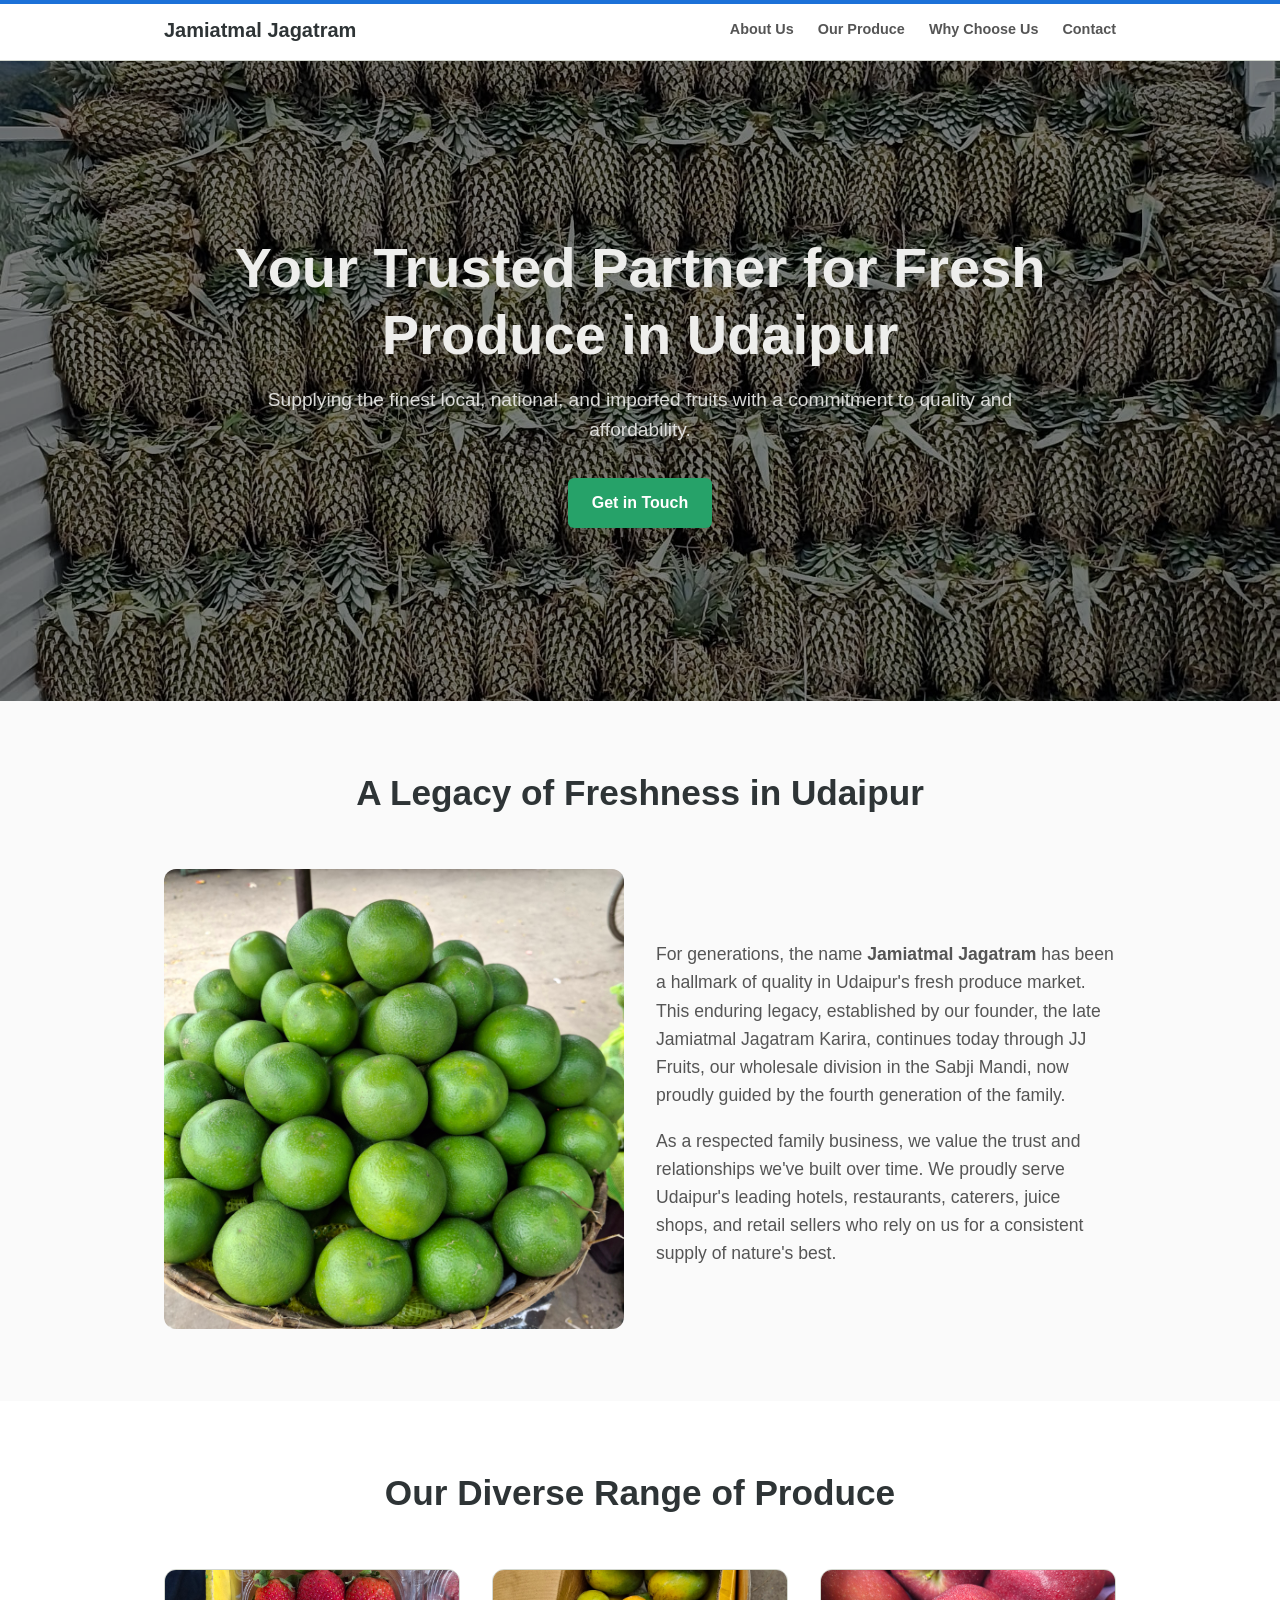
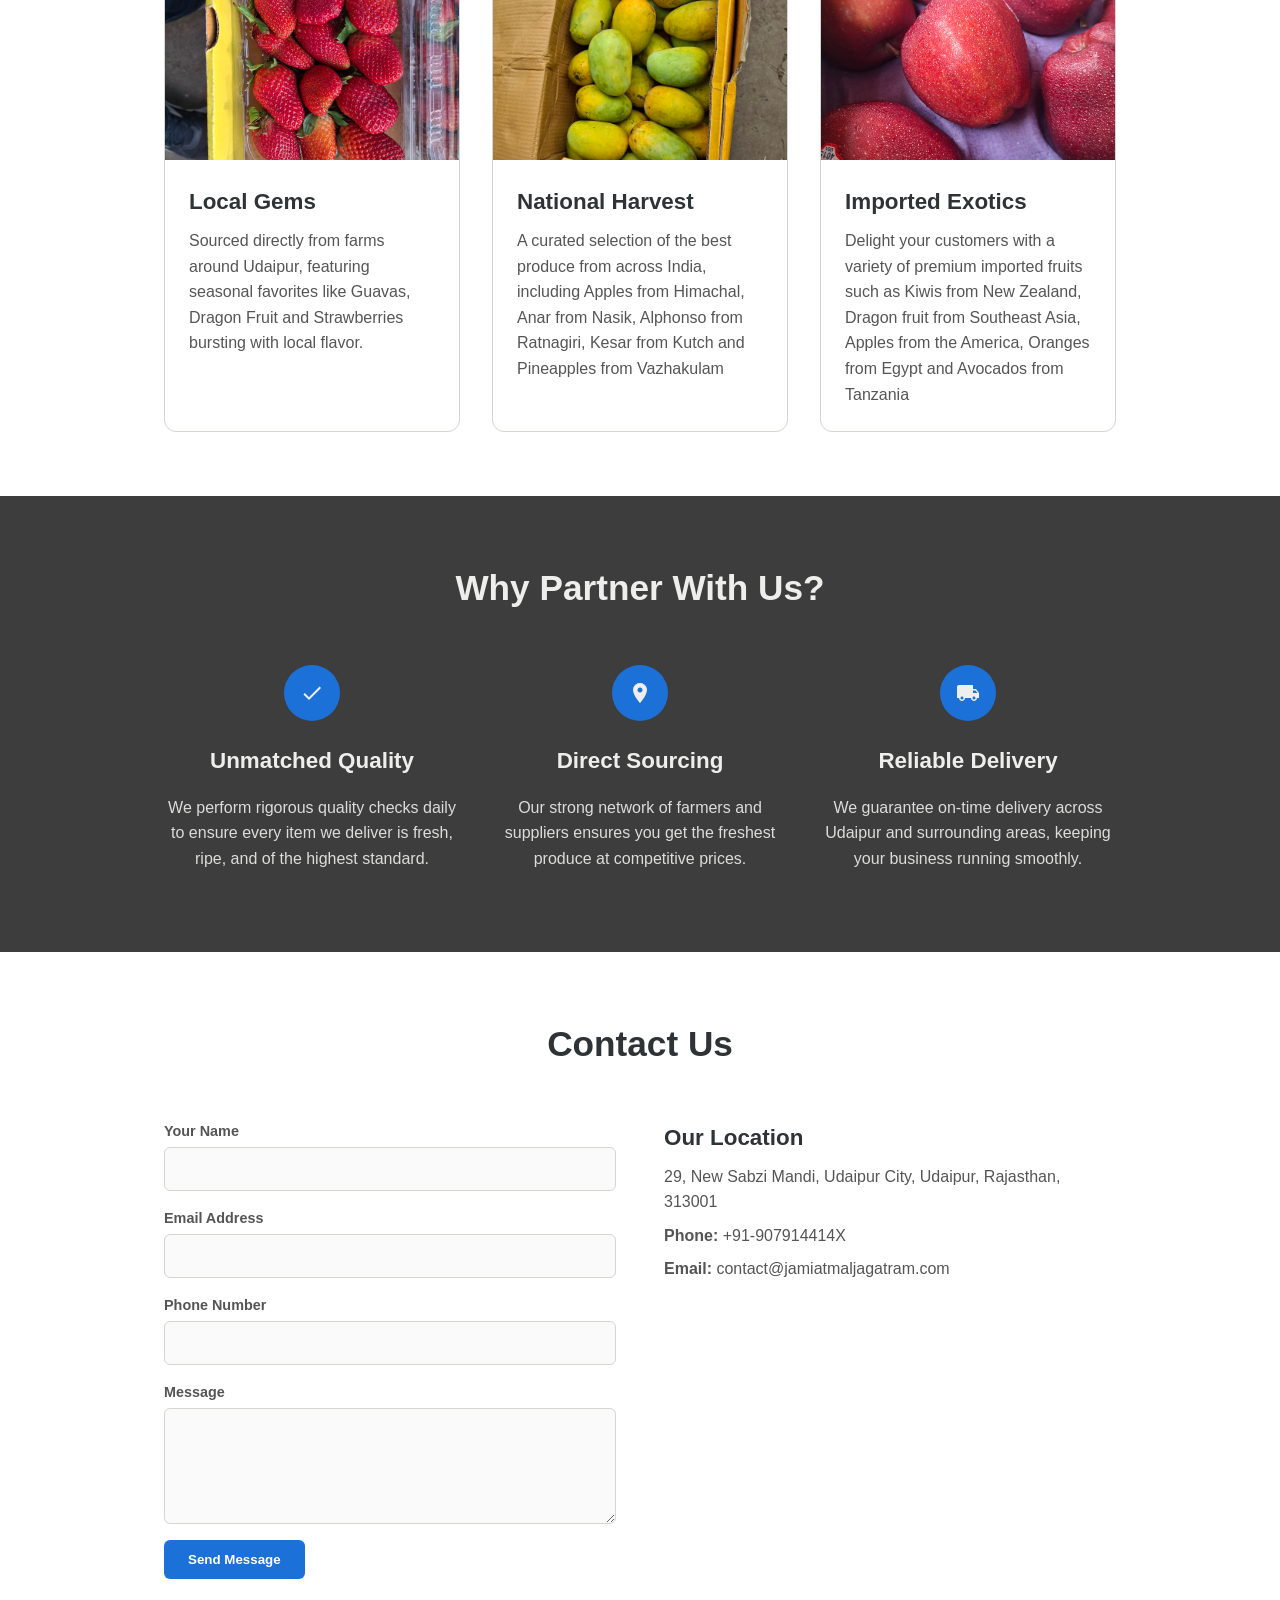
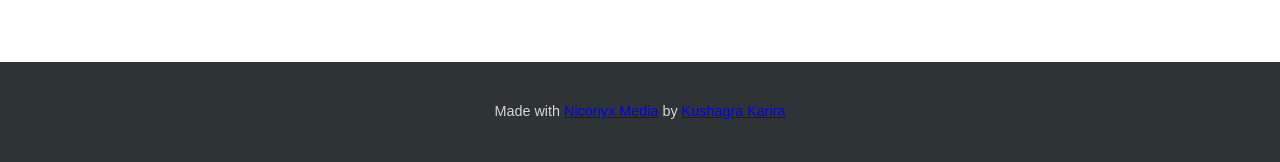
<file: index.html>
<!DOCTYPE html>
<html lang="en" data-theme="light">
<head>
    <meta charset="UTF-8">
    <meta name="viewport" content="width=device-width, initial-scale=1.0">
    <title>Jamiatmal Jagatram - Premier Fruit Wholesaler</title>
    
    <!-- SEO Meta Description -->
    <meta name="description" content="Jamiatmal Jagatram is a leading fruit wholesaler in Udaipur, Rajasthan, supplying fresh local, national, and imported produce to businesses.">

    <!-- PWA Manifest and Theme Color -->
    <link rel="manifest" href="manifest.json">
    <meta name="theme-color" content="#3d3d3d" media="(prefers-color-scheme: dark)">
    <meta name="theme-color" content="#ffffff" media="(prefers-color-scheme: light)">


    <style>
        :root {
            /* Light Theme Colors */
            --bg-color: #fafafa;
            --card-bg-color: #ffffff;
            --text-color: #2e3436;
            --text-secondary-color: #555;
            --accent-color: #1c71d8;
            --accent-hover-color: #1a66c0;
            --header-bg-color: #ffffff;
            --border-color: #d3d7cf;
        }

        [data-theme="dark"] {
            /* Dark Theme Colors */
            --bg-color: #242424;
            --card-bg-color: #3d3d3d;
            --text-color: #eeeeec;
            --text-secondary-color: #bababa;
            --accent-color: #78aeed;
            --accent-hover-color: #8cbcf0;
            --header-bg-color: #303030;
            --border-color: #555;
        }

        :root {
            /* Shared Colors */
            --success-color: #26a269;
            --dark-section-bg: #3d3d3d;
            --dark-section-text: #eeeeec;
            --font-family: 'Cantarell', -apple-system, BlinkMacSystemFont, "Segoe UI", Roboto, Helvetica, Arial, sans-serif;
        }

        /* EXPERIMENTAL: Scroll-Driven Animation */
        @keyframes scroll-progress {
          from { transform: scaleX(0); }
          to { transform: scaleX(1); }
        }

        html { scroll-behavior: smooth; }
        body { margin: 0; font-family: var(--font-family); background-color: var(--bg-color); color: var(--text-color); line-height: 1.6; transition: background-color 0.3s, color 0.3s; }
        
        #scroll-progress {
            position: fixed;
            top: 0;
            left: 0;
            width: 100%;
            height: 4px;
            background-color: var(--accent-color);
            transform-origin: 0 50%;
            animation: scroll-progress auto linear;
            animation-timeline: scroll(root block);
            z-index: 200;
        }

        .container { width: 100%; max-width: 1000px; margin-inline: auto; padding-inline: 24px; box-sizing: border-box; }
        
        .header-bar { 
            background-color: var(--header-bg-color); 
            border-bottom: 1px solid var(--border-color); 
            position: sticky; 
            top: 0; 
            z-index: 100; 
            transition: background-color 0.3s, border-color 0.3s; 

            /* EXPERIMENTAL: CSS Nesting */
            nav {
                display: flex;
                justify-content: space-between;
                align-items: center;
                height: 60px;
            }
            .logo {
                font-size: 1.25rem;
                font-weight: 700;
                color: var(--text-color);
                text-decoration: none;
            }
            .nav-links {
                display: none;
                a {
                    color: var(--text-secondary-color);
                    text-decoration: none;
                    font-weight: 700;
                    font-size: 0.9rem;
                    margin-inline-start: 24px;
                    transition: color 0.2s ease;
                    &:hover {
                        color: var(--accent-color);
                    }
                }
            }
        }
        
        #mobile-menu-button { 
            display: block; 
            background: none; 
            border: none; 
            cursor: pointer; 
            padding: 8px; 
            border-radius: 6px; 
            color: var(--text-secondary-color);
            &:hover {
                background-color: rgba(128,128,128,0.1);
            }
        }
        
        /* EXPERIMENTAL: Popover API Styling */
        #mobile-menu {
            background-color: var(--header-bg-color);
            border: 1px solid var(--border-color);
            border-radius: 8px;
            margin: 0;
            padding: 8px 0;
            width: 200px;
            a {
                display: block;
                padding: 12px 24px;
                text-decoration: none;
                color: var(--text-color);
                font-weight: 700;
                &:hover {
                    background-color: rgba(128,128,128,0.1);
                }
            }
        }
        #mobile-menu::backdrop {
            background-color: rgba(0, 0, 0, 0.4);
            backdrop-filter: blur(2px);
        }

        .header-controls { display: flex; align-items: center; gap: 8px; }
        
        .hero-section { 
            position: relative; 
            color: var(--dark-section-text); 
            padding: 80px 0; 
            text-align: center; 
            display: flex; 
            align-items: center; 
            justify-content: center; 
            min-height: 400px;
            &::before {
                content: '';
                position: absolute;
                inset: 0;
                background-color: rgba(0,0,0,0.5);
                z-index: 2;
            }
            .container {
                position: relative;
                z-index: 3;
            }
            h1 {
                font-size: 2.8rem;
                font-weight: 700;
                line-height: 1.2;
                margin: 0 0 16px;
            }
            p {
                font-size: 1.2rem;
                margin: 0 auto 32px;
                max-width: 48rem;
                opacity: 0.9;
            }
        }
        .hero-bg-image { position: absolute; inset: 0; width: 100%; height: 100%; object-fit: cover; z-index: 1; }

        .button { 
            display: inline-block; 
            background-color: var(--accent-color); 
            color: var(--white, #fff); 
            font-weight: 700; 
            padding: 12px 24px; 
            border-radius: 6px; 
            text-decoration: none; 
            border: none; 
            cursor: pointer; 
            transition: background-color 0.2s ease;
            &:hover {
                background-color: var(--accent-hover-color);
            }
            &.suggested-action {
                background-color: var(--success-color);
                &:hover {
                    background-color: #208051;
                }
            }
        }
        [data-theme="dark"] .button { color: #2e3436; }
        
        section { padding: 64px 0; }
        section:nth-of-type(odd) { background-color: var(--card-bg-color); }
        section h2 { font-size: 2.2rem; font-weight: 700; margin: 0 0 48px; text-align: center; }
        .grid { display: grid; gap: 32px; }
        
        #about {
            .grid { align-items: center; }
            img { width: 100%; height: auto; border-radius: 12px; }
            p { color: var(--text-secondary-color); margin-bottom: 1rem; font-size: 1.1rem; }
        }
        
        .produce-card { 
            background-color: var(--card-bg-color); 
            border-radius: 12px; 
            border: 1px solid var(--border-color); 
            overflow: hidden; 
            transition: box-shadow 0.2s ease, transform 0.2s ease, background-color 0.3s, border-color 0.3s;
            &:hover {
                transform: translateY(-4px);
                box-shadow: 0 8px 16px rgba(0,0,0,0.1);
            }
            img {
                width: 100%;
                height: 190px;
                object-fit: cover;
                display: block;
            }
            .produce-card-content {
                padding: 24px;
                h3 {
                    font-size: 1.4rem;
                    font-weight: 700;
                    margin: 0 0 8px;
                }
                p {
                    color: var(--text-secondary-color);
                    margin: 0;
                }
            }
        }
        
        #why-us { 
            background-color: var(--dark-section-bg); 
            color: var(--dark-section-text);
            .icon-container {
                height: 56px;
                width: 56px;
                border-radius: 50%;
                background-color: var(--accent-color);
                color: var(--dark-section-text);
                display: flex;
                align-items: center;
                justify-content: center;
                margin: 0 auto 16px;
            }
            h3 {
                font-size: 1.4rem;
                font-weight: 700;
                margin-bottom: 8px;
            }
            p { opacity: 0.9; }
        }
        
        #contact {
            .grid { gap: 48px; }
            form {
                display: flex;
                flex-direction: column;
                gap: 16px;
            }
            label {
                display: block;
                font-size: 0.9rem;
                font-weight: 700;
                color: var(--text-secondary-color);
                margin-bottom: 4px;
            }
            input, textarea {
                display: block;
                width: 100%;
                padding: 12px;
                border: 1px solid var(--border-color);
                border-radius: 6px;
                box-sizing: border-box;
                background-color: var(--bg-color);
                color: var(--text-color);
                font-family: var(--font-family);
                font-size: 1rem;
                &:focus {
                    outline: none;
                    border-color: var(--accent-color);
                    box-shadow: 0 0 0 2px rgba(53, 132, 228, 0.5);
                }
            }
            .contact-info {
                h3 {
                    font-size: 1.4rem;
                    font-weight: 700;
                    margin: 0 0 8px;
                }
                p {
                    margin: 0 0 8px;
                    color: var(--text-secondary-color);
                }
            }
            iframe {
                border-radius: 12px;
                border: 1px solid var(--border-color);
            }
        }
        
        footer { background-color: #2e3436; color: #d3d7cf; text-align: center; padding: 24px 0; font-size: 0.9rem; }
        
        @media (min-width: 768px) {
            #mobile-menu-button { display: none; }
            .header-bar .nav-links { display: flex; }
            .hero-section { padding: 120px 0; }
            .hero-section h1 { font-size: 3.5rem; }
            .grid-md-2 { grid-template-columns: repeat(2, 1fr); }
            .grid-md-3 { grid-template-columns: repeat(3, 1fr); }
        }
    </style>
</head>
<body>
    <div id="scroll-progress"></div>
    <!-- Header Bar -->
    <header class="header-bar">
        <nav class="container">
            <a href="#" class="logo">Jamiatmal Jagatram</a>
            <div class="header-controls">
                <div class="nav-links">
                    <a href="#about">About Us</a>
                    <a href="#produce">Our Produce</a>
                    <a href="#why-us">Why Choose Us</a>
                    <a href="#contact">Contact</a>
                </div>
                <button id="mobile-menu-button" popovertarget="mobile-menu" aria-label="Open Menu">
                    <svg viewBox="0 0 24 24" fill="currentColor" style="width:24px;height:24px;"><path d="M3 18h18v-2H3v2zm0-5h18v-2H3v2zm0-7v2h18V6H3z"/></svg>
                </button>
            </div>
        </nav>
        <!-- EXPERIMENTAL: Popover API Menu -->
        <div id="mobile-menu" popover>
            <a href="#about">About Us</a>
            <a href="#produce">Our Produce</a>
            <a href="#why-us">Why Choose Us</a>
            <a href="#contact">Contact</a>
        </div>
    </header>

    <!-- Hero Section -->
    <section class="hero-section">
        <img src="Pineapple.jpg" alt="A close-up of a ripe pineapple, symbolizing fresh tropical produce." class="hero-bg-image" fetchpriority="high">
        <div class="container">
            <h1>Your Trusted Partner for Fresh Produce in Udaipur</h1>
            <p>Supplying the finest local, national, and imported fruits with a commitment to quality and affordability.</p>
            <a href="#contact" class="button suggested-action">Get in Touch</a>
        </div>
    </section>

    <!-- About Us Section -->
    <section id="about">
        <div class="container">
            <h2>A Legacy of Freshness in Udaipur</h2>
            <div class="grid grid-md-2">
                <div>
                    <img loading="lazy" src="Mosambi.jpg" alt="A bustling and clean fruit stall at the Udaipur Sabzi Mandi.">
                </div>
                <div>
                    <p>
                        For generations, the name <strong>Jamiatmal Jagatram</strong> has been a hallmark of quality in Udaipur's fresh produce market. This enduring legacy, established by our founder, the late Jamiatmal Jagatram Karira, continues today through JJ Fruits, our wholesale division in the Sabji Mandi, now proudly guided by the fourth generation of the family.
                    </p>
                    <p>
                        As a respected family business, we value the trust and relationships we've built over time. We proudly serve Udaipur's leading hotels, restaurants, caterers, juice shops, and retail sellers who rely on us for a consistent supply of nature's best.
                    </p>
                </div>
            </div>
        </div>
    </section>

    <!-- Our Produce Section -->
    <section id="produce">
        <div class="container">
            <h2>Our Diverse Range of Produce</h2>
            <div class="grid grid-md-3">
                <div class="produce-card">
                    <img loading="lazy" src="Strawberry.jpg" alt="A vibrant display of fresh, locally sourced produce from Rajasthan.">
                    <div class="produce-card-content">
                        <h3>Local Gems</h3>
                        <p>Sourced directly from farms around Udaipur, featuring seasonal favorites like Guavas, Dragon Fruit and Strawberries bursting with local flavor.</p>
                    </div>
                </div>
                <div class="produce-card">
                    <img loading="lazy" src="Kesar.jpg" alt="A colorful assortment of fruits sourced from across India, like apples and oranges.">
                    <div class="produce-card-content">
                        <h3>National Harvest</h3>
                        <p>A curated selection of the best produce from across India, including Apples from Himachal, Anar from Nasik, Alphonso from Ratnagiri, Kesar from Kutch and Pineapples from Vazhakulam</p>
                    </div>
                </div>
                <div class="produce-card">
                    <img loading="lazy" src="IMPApples.jpg" alt="Exotic imported fruits including kiwi, dragon fruit, and berries.">
                    <div class="produce-card-content">
                        <h3>Imported Exotics</h3>
                        <p>Delight your customers with a variety of premium imported fruits such as Kiwis from New Zealand, Dragon fruit from Southeast Asia, Apples from the America, Oranges from Egypt and Avocados from Tanzania</p>
                    </div>
                </div>
            </div>
        </div>
    </section>

    <!-- Why Choose Us Section -->
    <section id="why-us">
        <div class="container">
            <h2>Why Partner With Us?</h2>
            <div class="grid grid-md-3" style="text-align: center;">
                <div>
                    <div class="icon-container">
                        <svg viewBox="0 0 24 24" fill="currentColor" style="width:24px;height:24px;"><path d="M9 16.17L4.83 12l-1.42 1.41L9 19 21 7l-1.41-1.41L9 16.17z"/></svg>
                    </div>
                    <h3>Unmatched Quality</h3>
                    <p>We perform rigorous quality checks daily to ensure every item we deliver is fresh, ripe, and of the highest standard.</p>
                </div>
                <div>
                    <div class="icon-container">
                        <svg viewBox="0 0 24 24" fill="currentColor" style="width:24px;height:24px;"><path d="M12 2C8.13 2 5 5.13 5 9c0 5.25 7 13 7 13s7-7.75 7-13c0-3.87-3.13-7-7-7zm0 9.5c-1.38 0-2.5-1.12-2.5-2.5s1.12-2.5 2.5-2.5 2.5 1.12 2.5 2.5-1.12 2.5-2.5 2.5z"/></svg>
                    </div>
                    <h3>Direct Sourcing</h3>
                    <p>Our strong network of farmers and suppliers ensures you get the freshest produce at competitive prices.</p>
                </div>
                <div>
                    <div class="icon-container">
                        <svg viewBox="0 0 24 24" fill="currentColor" style="width:24px;height:24px;"><path d="M20 8h-3V4H3c-1.1 0-2 .9-2 2v11h2c0 1.66 1.34 3 3 3s3-1.34 3-3h6c0 1.66 1.34 3 3 3s3-1.34 3-3h2v-5l-3-4zM6 18.5c-.83 0-1.5-.67-1.5-1.5s.67-1.5 1.5-1.5 1.5.67 1.5 1.5-.67 1.5-1.5 1.5zm13.5-9l1.96 2.5H17V9.5h2.5zM18 18.5c-.83 0-1.5-.67-1.5-1.5s.67-1.5 1.5-1.5 1.5.67 1.5 1.5-.67 1.5-1.5 1.5z"/></svg>
                    </div>
                    <h3>Reliable Delivery</h3>
                    <p>We guarantee on-time delivery across Udaipur and surrounding areas, keeping your business running smoothly.</p>
                </div>
            </div>
        </div>
    </section>

    <!-- Contact Section -->
    <section id="contact">
        <div class="container">
            <h2>Contact Us</h2>
            <div class="grid grid-md-2">
                <div>
                    <form id="contactForm">
                        <div>
                            <label for="name">Your Name</label>
                            <input type="text" id="name" name="name" required>
                        </div>
                        <div>
                            <label for="email">Email Address</label>
                            <input type="email" id="email" name="email" required>
                        </div>
                         <div>
                            <label for="phone">Phone Number</label>
                            <input type="tel" id="phone" name="phone">
                        </div>
                        <div>
                            <label for="message">Message</label>
                            <textarea id="message" name="message" rows="5" required></textarea>
                        </div>
                        <div>
                            <button type="submit" class="button">Send Message</button>
                        </div>
                    </form>
                    <div id="form-message" style="margin-top: 1rem; text-align: center; font-weight: 700;"></div>
                </div>
                <div class="contact-info">
                    <div>
                        <h3>Our Location</h3>
                        <p>29, New Sabzi Mandi, Udaipur City, Udaipur, Rajasthan, 313001</p>
                        <p><strong>Phone:</strong> +91-907914414X</p>
                        <p><strong>Email:</strong> contact@jamiatmaljagatram.com</p>
                    </div>
                    <div>
                        <iframe 
                            title="Location of Jamiatmal Jagatram on Google Maps"
                            src="https://www.google.com/maps/embed?pb=!1m14!1m8!1m3!1d58063.952362349264!2d73.704743!3d24.554765!3m2!1i1024!2i768!4f13.1!3m3!1m2!1s0x3967ef0e0e8c77af%3A0x126e7d7b95505bd6!2sJamiatmal%20Jagatram!5e0!3m2!1sen!2sin!4v1755665333425!5m2!1sen!2sin" 
                            width="100%" 
                            height="300" 
                            style="border:0;" 
                            allowfullscreen="" 
                            loading="lazy" 
                            referrerpolicy="no-referrer-when-downgrade">
                        </iframe>
                    </div>
                </div>
            </div>
        </div>
    </section>

    <!-- Footer -->
    <footer>
        <div class="container">
            <p>Made with <a href="https://Niconyx.com">Niconyx Media</a> by <a href="https://KushagraKarira.com">Kushagra Karira</a></p>
        </div>
    </footer>

    <script>
        // --- Contact Form Submission ---
        const contactForm = document.getElementById('contactForm');
        contactForm?.addEventListener('submit', function(e) {
            e.preventDefault();
            const formMessage = document.getElementById('form-message');
            if (formMessage) {
                formMessage.textContent = 'Thank you! Your message has been sent.';
                formMessage.style.color = 'var(--success-color)';
            }
            contactForm.reset();

            setTimeout(() => {
                if(formMessage) formMessage.textContent = '';
            }, 5000);
        });
        
        // --- Automatic Theme Detection ---
        document.addEventListener('DOMContentLoaded', () => {
            const prefersDark = window.matchMedia('(prefers-color-scheme: dark)');
            
            function applyTheme(isDark) {
                const theme = isDark ? 'dark' : 'light';
                document.documentElement.setAttribute('data-theme', theme);
            }

            applyTheme(prefersDark.matches);

            prefersDark.addEventListener('change', (e) => {
                applyTheme(e.matches);
            });
        });


        // --- PWA Service Worker Registration ---
        if ('serviceWorker' in navigator) {
            window.addEventListener('load', () => {
                navigator.serviceWorker.register('/sw.js').then(registration => {
                    console.log('ServiceWorker registration successful with scope: ', registration.scope);
                }, err => {
                    console.log('ServiceWorker registration failed: ', err);
                });
            });
        }
    </script>

</body>
</html>
</file>
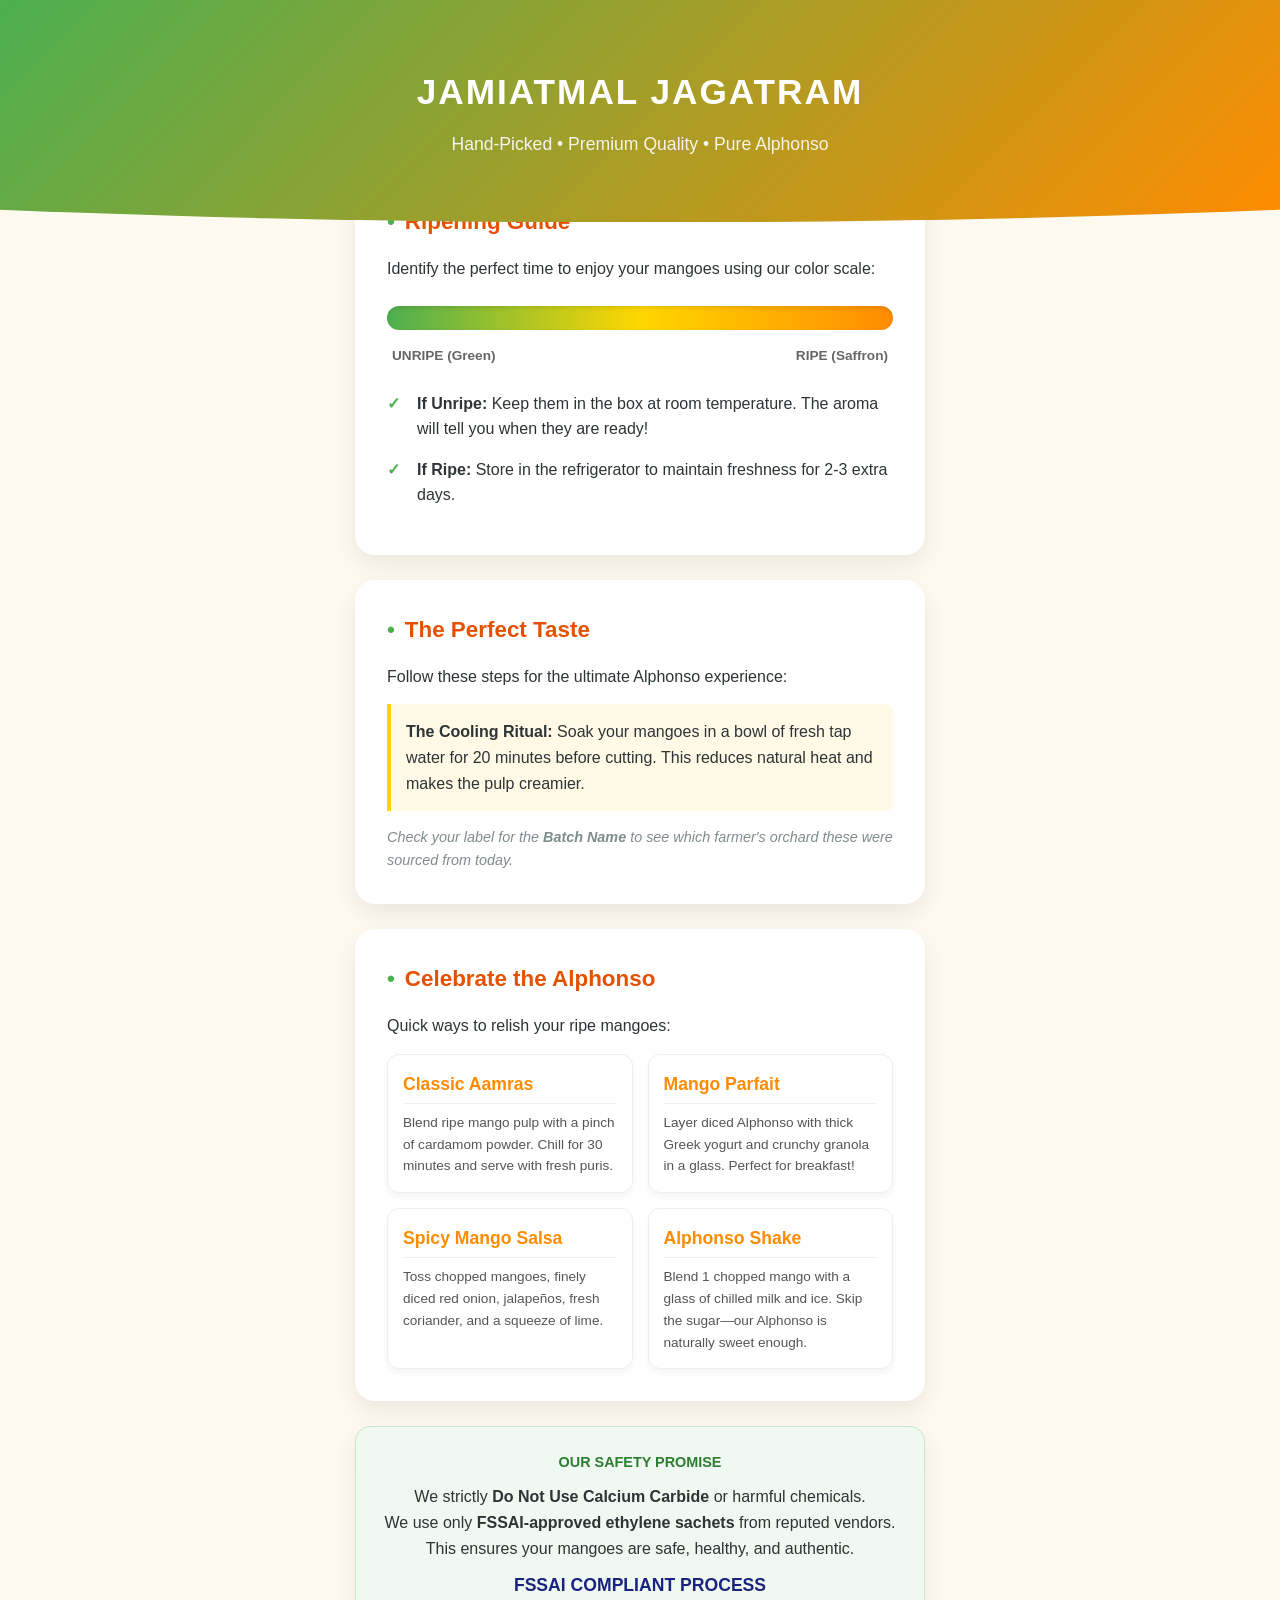
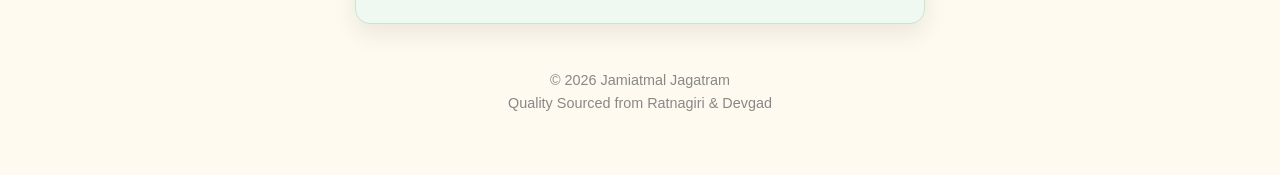
<file: Mangoes.html>
<!DOCTYPE html>
<html lang="en">
<head>
    <meta charset="UTF-8">
    <meta name="viewport" content="width=device-width, initial-scale=1.0">
    <title>Jamiatmal Jagatram | Premium Alphonso Guide</title>
    <style>
        :root {
            --unripe-green: #4CAF50;
            --mid-yellow: #FFD700;
            --ripe-saffron: #FF8C00;
            --deep-orange: #E65100;
            --text-main: #2D3436;
            --bg-cream: #FFFAF0;
            --white: #FFFFFF;
        }

        * {
            box-sizing: border-box;
            margin: 0;
            padding: 0;
        }

        body {
            font-family: 'Segoe UI', Roboto, Helvetica, Arial, sans-serif;
            background-color: var(--bg-cream);
            color: var(--text-main);
            line-height: 1.6;
            padding-bottom: 40px;
        }

        /* Header Section */
        header {
            background: linear-gradient(135deg, var(--unripe-green), var(--ripe-saffron));
            color: white;
            text-align: center;
            padding: 4rem 1rem;
            clip-path: ellipse(150% 100% at 50% 0%);
        }

        header h1 {
            font-size: 2.2rem;
            letter-spacing: 2px;
            margin-bottom: 10px;
            text-transform: uppercase;
        }

        header p {
            font-size: 1.1rem;
            opacity: 0.9;
            font-weight: 300;
        }

        /* Main Container */
        .main-content {
            max-width: 600px;
            margin: -50px auto 20px;
            padding: 0 15px;
        }

        .card {
            background: var(--white);
            padding: 2rem;
            border-radius: 20px;
            box-shadow: 0 10px 25px rgba(0,0,0,0.08);
            margin-bottom: 25px;
        }

        h2 {
            color: var(--deep-orange);
            font-size: 1.4rem;
            margin-bottom: 1rem;
            display: flex;
            align-items: center;
        }

        h2::before {
            content: "•";
            margin-right: 10px;
            color: var(--unripe-green);
        }

        /* Ripening Scale */
        .scale-container {
            text-align: center;
            margin: 1.5rem 0;
        }

        .scale-bar {
            height: 24px;
            width: 100%;
            background: linear-gradient(to right, var(--unripe-green) 0%, var(--mid-yellow) 50%, var(--ripe-saffron) 100%);
            border-radius: 12px;
            margin: 15px 0;
            box-shadow: inset 0 2px 4px rgba(0,0,0,0.1);
        }

        .scale-labels {
            display: flex;
            justify-content: space-between;
            font-size: 0.85rem;
            font-weight: bold;
            color: #666;
            padding: 0 5px;
        }

        /* Instructions List */
        ul {
            list-style: none;
        }

        li {
            margin-bottom: 15px;
            padding-left: 30px;
            position: relative;
        }

        li::before {
            content: "✓";
            position: absolute;
            left: 0;
            color: var(--unripe-green);
            font-weight: bold;
        }

        .highlight-box {
            background: #FFF9E6;
            border-left: 4px solid var(--mid-yellow);
            padding: 15px;
            border-radius: 0 8px 8px 0;
            margin: 15px 0;
        }

        /* Recipe Grid */
        .recipe-grid {
            display: grid;
            grid-template-columns: 1fr 1fr;
            gap: 15px;
            margin-top: 15px;
        }

        @media (max-width: 400px) {
            .recipe-grid {
                grid-template-columns: 1fr;
            }
        }

        .recipe-mini-card {
            background: #fff;
            border: 1px solid #eee;
            border-radius: 12px;
            padding: 15px;
            box-shadow: 0 4px 6px rgba(0,0,0,0.04);
            transition: transform 0.2s;
        }

        .recipe-mini-card:hover {
            transform: translateY(-3px);
            border-color: var(--ripe-saffron);
        }

        .recipe-title {
            color: var(--ripe-saffron);
            font-weight: bold;
            font-size: 1.1rem;
            margin-bottom: 8px;
            border-bottom: 1px solid #f0f0f0;
            padding-bottom: 5px;
        }

        .recipe-text {
            font-size: 0.85rem;
            color: #555;
        }

        /* Safety Pledge Section */
        .safety-pledge {
            background-color: #F0F9F1;
            border: 1px solid #C8E6C9;
            padding: 1.5rem;
            border-radius: 15px;
            text-align: center;
        }

        .safety-title {
            color: #2E7D32;
            font-weight: bold;
            text-transform: uppercase;
            font-size: 0.9rem;
            margin-bottom: 10px;
            display: block;
        }

        .fssai-logo {
            font-weight: 800;
            color: #1A237E;
            font-size: 1.1rem;
            margin-top: 10px;
            display: block;
        }

        /* Footer */
        footer {
            text-align: center;
            padding: 20px;
            color: #888;
            font-size: 0.9rem;
        }

        .farmer-note {
            font-style: italic;
            color: #7f8c8d;
            font-size: 0.9rem;
            margin-top: 10px;
        }
    </style>
</head>
<body>

<header>
    <h1>JAMIATMAL JAGATRAM</h1>
    <p>Hand-Picked • Premium Quality • Pure Alphonso</p>
</header>

<div class="main-content">
    
    <div class="card">
        <h2>Ripening Guide</h2>
        <p>Identify the perfect time to enjoy your mangoes using our color scale:</p>
        
        <div class="scale-container">
            <div class="scale-bar"></div>
            <div class="scale-labels">
                <span>UNRIPE (Green)</span>
                <span>RIPE (Saffron)</span>
            </div>
        </div>

        <ul>
            <li><strong>If Unripe:</strong> Keep them in the box at room temperature. The aroma will tell you when they are ready!</li>
            <li><strong>If Ripe:</strong> Store in the refrigerator to maintain freshness for 2-3 extra days.</li>
        </ul>
    </div>

    <div class="card">
        <h2>The Perfect Taste</h2>
        <p>Follow these steps for the ultimate Alphonso experience:</p>
        <div class="highlight-box">
            <strong>The Cooling Ritual:</strong> Soak your mangoes in a bowl of fresh tap water for 20 minutes before cutting. This reduces natural heat and makes the pulp creamier.
        </div>
        <p class="farmer-note">Check your label for the <strong>Batch Name</strong> to see which farmer's orchard these were sourced from today.</p>
    </div>

    <div class="card">
        <h2>Celebrate the Alphonso</h2>
        <p>Quick ways to relish your ripe mangoes:</p>
        
        <div class="recipe-grid">
            <div class="recipe-mini-card">
                <div class="recipe-title">Classic Aamras</div>
                <div class="recipe-text">Blend ripe mango pulp with a pinch of cardamom powder. Chill for 30 minutes and serve with fresh puris.</div>
            </div>
            
            <div class="recipe-mini-card">
                <div class="recipe-title">Mango Parfait</div>
                <div class="recipe-text">Layer diced Alphonso with thick Greek yogurt and crunchy granola in a glass. Perfect for breakfast!</div>
            </div>
            
            <div class="recipe-mini-card">
                <div class="recipe-title">Spicy Mango Salsa</div>
                <div class="recipe-text">Toss chopped mangoes, finely diced red onion, jalapeños, fresh coriander, and a squeeze of lime.</div>
            </div>
            
            <div class="recipe-mini-card">
                <div class="recipe-title">Alphonso Shake</div>
                <div class="recipe-text">Blend 1 chopped mango with a glass of chilled milk and ice. Skip the sugar—our Alphonso is naturally sweet enough.</div>
            </div>
        </div>
    </div>

    <div class="card safety-pledge">
        <span class="safety-title">Our Safety Promise</span>
        <p>We strictly <strong>Do Not Use Calcium Carbide</strong> or harmful chemicals.</p>
        <p>We use only <strong>FSSAI-approved ethylene sachets</strong> from reputed vendors. This ensures your mangoes are safe, healthy, and authentic.</p>
        <span class="fssai-logo">FSSAI COMPLIANT PROCESS</span>
    </div>

</div>

<footer>
    <p>&copy; 2026 Jamiatmal Jagatram</p>
    <p>Quality Sourced from Ratnagiri & Devgad</p>
</footer>

</body>
</html>
</file>
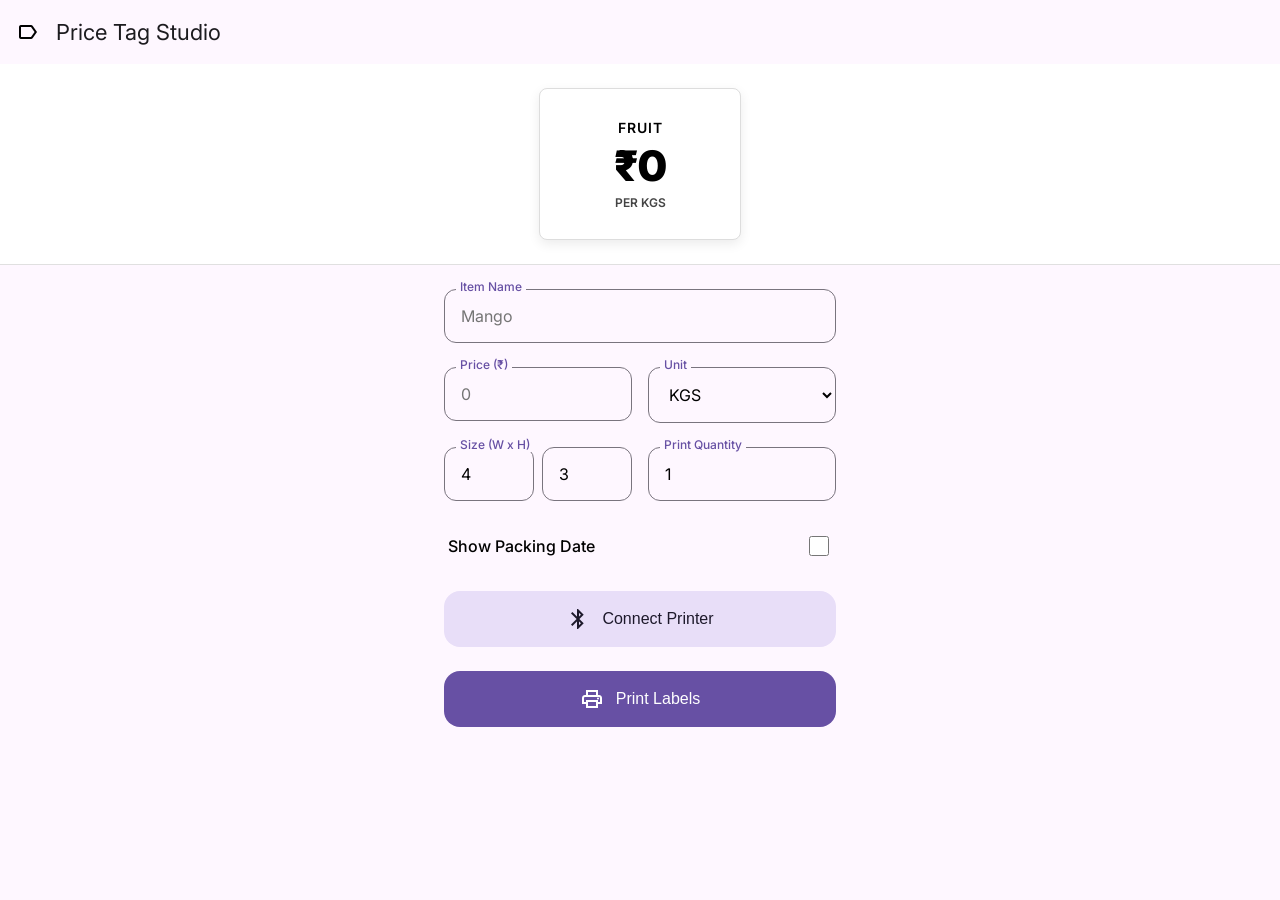
<file: Print.html>
<!DOCTYPE html>
<html lang="en">
<head>
    <meta charset="UTF-8">
    <meta name="viewport" content="width=device-width, initial-scale=1.0">
    <title>Sticker Pro M3</title>
    <link href="https://fonts.googleapis.com/css2?family=Inter:wght@400;500;600;900&display=swap" rel="stylesheet">
    <link href="https://fonts.googleapis.com/css2?family=Material+Symbols+Outlined:opsz,wght,FILL,GRAD@24,400,0,0" rel="stylesheet">
    
    <style>
        :root {
            --m3-sys-light-primary: #6750a4;
            --m3-sys-light-on-primary: #ffffff;
            --m3-sys-light-surface: #fef7ff;
            --m3-sys-light-surface-container: #f3edf7;
            --m3-sys-light-outline: #79747e;
            --m3-sys-light-secondary-container: #e8def8;
        }

        body { 
            font-family: 'Inter', sans-serif; 
            background-color: var(--m3-sys-light-surface); 
            margin: 0; padding: 0;
            display: flex; flex-direction: column; align-items: center;
        }

        /* App Bar */
        .app-bar {
            width: 100%; height: 64px;
            display: flex; align-items: center; padding: 0 16px;
            background: var(--m3-sys-light-surface);
            box-sizing: border-box;
        }
        .app-bar h1 { font-size: 22px; font-weight: 400; margin-left: 16px; color: #1c1b1f; }

        /* Sticker Preview */
        .preview-section {
            width: 100%; display: flex; justify-content: center; padding: 24px 0;
            background: #fff; border-bottom: 1px solid #e0e0e0;
        }
        .sticker {
            background: white; border: 1px solid #ddd;
            border-radius: 8px; box-shadow: 0 4px 12px rgba(0,0,0,0.08);
            display: flex; flex-direction: column; justify-content: center; align-items: center;
            position: relative; transition: all 0.2s ease;
        }
        #display-fruit { font-weight: 600; text-transform: uppercase; font-size: 14px; letter-spacing: 1px; }
        #display-price { font-weight: 900; font-size: 42px; margin: 4px 0; }
        #display-unit { font-size: 12px; font-weight: 600; color: #444; }
        #display-date { font-size: 9px; position: absolute; bottom: 6px; right: 8px; color: #888; }

        /* Form Layout */
        .main-container {
            width: 100%; max-width: 440px; padding: 24px; box-sizing: border-box;
            display: flex; flex-direction: column; gap: 24px;
        }

        .input-box {
            position: relative; width: 100%;
        }
        .input-box label {
            position: absolute; top: -10px; left: 12px; background: var(--m3-sys-light-surface);
            padding: 0 4px; font-size: 12px; color: var(--m3-sys-light-primary); font-weight: 500;
        }
        input, select {
            width: 100%; padding: 16px; font-size: 16px; border-radius: 12px;
            border: 1px solid var(--m3-sys-light-outline); background: transparent;
            font-family: inherit; box-sizing: border-box;
        }
        input:focus { border: 2px solid var(--m3-sys-light-primary); outline: none; }

        .row { display: flex; gap: 16px; }
        .row > * { flex: 1; }

        /* Buttons */
        .btn-fab {
            height: 56px; border-radius: 16px; border: none; font-size: 16px; font-weight: 500;
            display: flex; align-items: center; justify-content: center; gap: 12px;
            cursor: pointer; width: 100%; transition: transform 0.1s;
        }
        .btn-primary { background: var(--m3-sys-light-primary); color: white; }
        .btn-secondary { background: var(--m3-sys-light-secondary-container); color: #1d192b; }
        .btn-fab:active { transform: scale(0.98); }

        .switch-container {
            display: flex; justify-content: space-between; align-items: center;
            padding: 8px 4px;
        }
    </style>
</head>
<body>

    <div class="app-bar">
        <span class="material-symbols-outlined">label</span>
        <h1>Price Tag Studio</h1>
    </div>

    <div class="preview-section">
        <div id="sticker-preview" class="sticker" style="width: 200px; height: 150px;">
            <div id="display-fruit">FRUIT</div>
            <div id="display-price">₹0</div>
            <div id="display-unit">PER KGS</div>
            <div id="display-date"></div>
        </div>
    </div>

    <div class="main-container">
        
        <div class="input-box">
            <label>Item Name</label>
            <input type="text" id="fruit-name" placeholder="Mango" oninput="updatePreview()">
        </div>

        <div class="row">
            <div class="input-box">
                <label>Price (₹)</label>
                <input type="number" id="price-input" placeholder="0" oninput="updatePreview()">
            </div>
            <div class="input-box">
                <label>Unit</label>
                <select id="unit-select" onchange="updatePreview()">
                    <option value="KGS">KGS</option>
                    <option value="BAG">BAG</option>
                    <option value="BOX">BOX</option>
                    <option value="KTT">KTT</option>
                    <option value="PCS">PCS</option>
                </select>
            </div>
        </div>

        <div class="row">
            <div class="input-box">
                <label>Size (W x H)</label>
                <div style="display: flex; align-items: center; gap: 8px;">
                    <input type="number" id="width-input" value="4" oninput="updatePreview()">
                    <input type="number" id="height-input" value="3" oninput="updatePreview()">
                </div>
            </div>
            <div class="input-box">
                <label>Print Quantity</label>
                <input type="number" id="print-qty" value="1" min="1">
            </div>
        </div>

        <div class="switch-container">
            <span style="font-weight: 500;">Show Packing Date</span>
            <input type="checkbox" id="show-date" style="width: 20px; height: 20px;" onchange="updatePreview()">
        </div>

        <button class="btn-fab btn-secondary" onclick="connectBluetooth()">
            <span class="material-symbols-outlined">bluetooth</span>
            Connect Printer
        </button>

        <button class="btn-fab btn-primary" onclick="printSticker()">
            <span class="material-symbols-outlined">print</span>
            Print Labels
        </button>

    </div>

    <script>
        let printerCharacteristic = null;

        function updatePreview() {
            const name = document.getElementById('fruit-name').value || 'FRUIT';
            const price = document.getElementById('price-input').value || '0';
            const unit = document.getElementById('unit-select').value;
            const showDate = document.getElementById('show-date').checked;
            
            const w = document.getElementById('width-input').value * 50;
            const h = document.getElementById('height-input').value * 50;
            const preview = document.getElementById('sticker-preview');
            
            preview.style.width = w + 'px';
            preview.style.height = h + 'px';

            document.getElementById('display-fruit').innerText = name.toUpperCase();
            document.getElementById('display-price').innerText = '₹' + price;
            document.getElementById('display-unit').innerText = 'PER ' + unit;

            const dateEl = document.getElementById('display-date');
            dateEl.innerText = showDate ? new Date().toLocaleDateString('en-IN') : "";
        }

        async function connectBluetooth() {
            try {
                const device = await navigator.bluetooth.requestDevice({
                    filters: [{ services: ['0000ff00-0000-1000-8000-00805f9b34fb'] }]
                });
                const server = await device.gatt.connect();
                const service = await server.getPrimaryService('0000ff00-0000-1000-8000-00805f9b34fb');
                printerCharacteristic = await service.getCharacteristic('0000ff02-0000-1000-8000-00805f9b34fb');
                alert("Connected!");
            } catch (e) {
                alert("Check Bluetooth settings.");
            }
        }

        async function printSticker() {
            if (!printerCharacteristic) return alert("Connect printer first.");

            const name = document.getElementById('fruit-name').value;
            const price = document.getElementById('price-input').value;
            const unit = document.getElementById('unit-select').value;
            const qty = parseInt(document.getElementById('print-qty').value);
            const showDate = document.getElementById('show-date').checked;
            const dateStr = showDate ? `Date: ${new Date().toLocaleDateString('en-IN')}` : "";

            const encoder = new TextEncoder();
            const content = `\x1b\x61\x01\x1b\x45\x01${name.toUpperCase()}\n\x1d\x21\x11₹${price}\n\x1b\x21\x00PER ${unit}\n${dateStr}\n\n\n\x1b\x40`;
            const data = encoder.encode(content);

            for (let i = 0; i < qty; i++) {
                await printerCharacteristic.writeValue(data);
                await new Promise(r => setTimeout(r, 800));
            }
        }
        
        updatePreview();
    </script>
</body>
</html>
</file>
